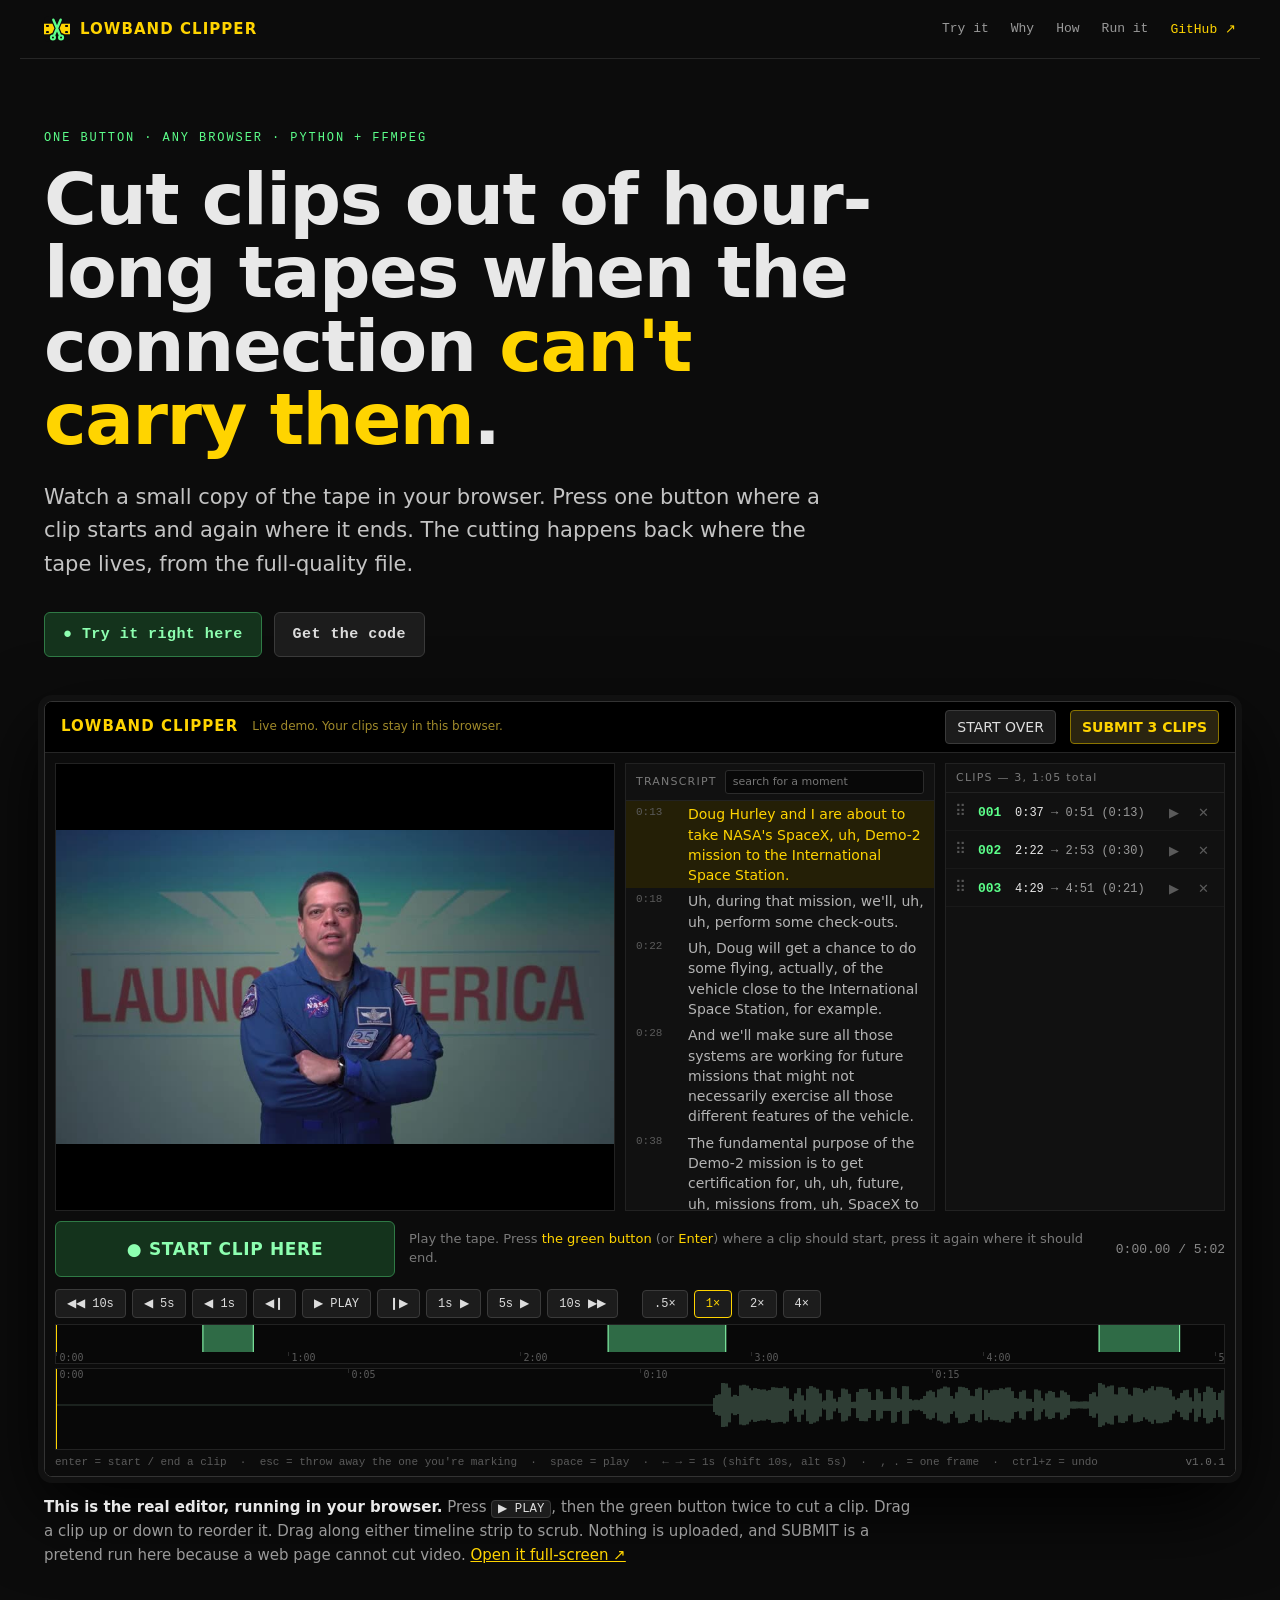
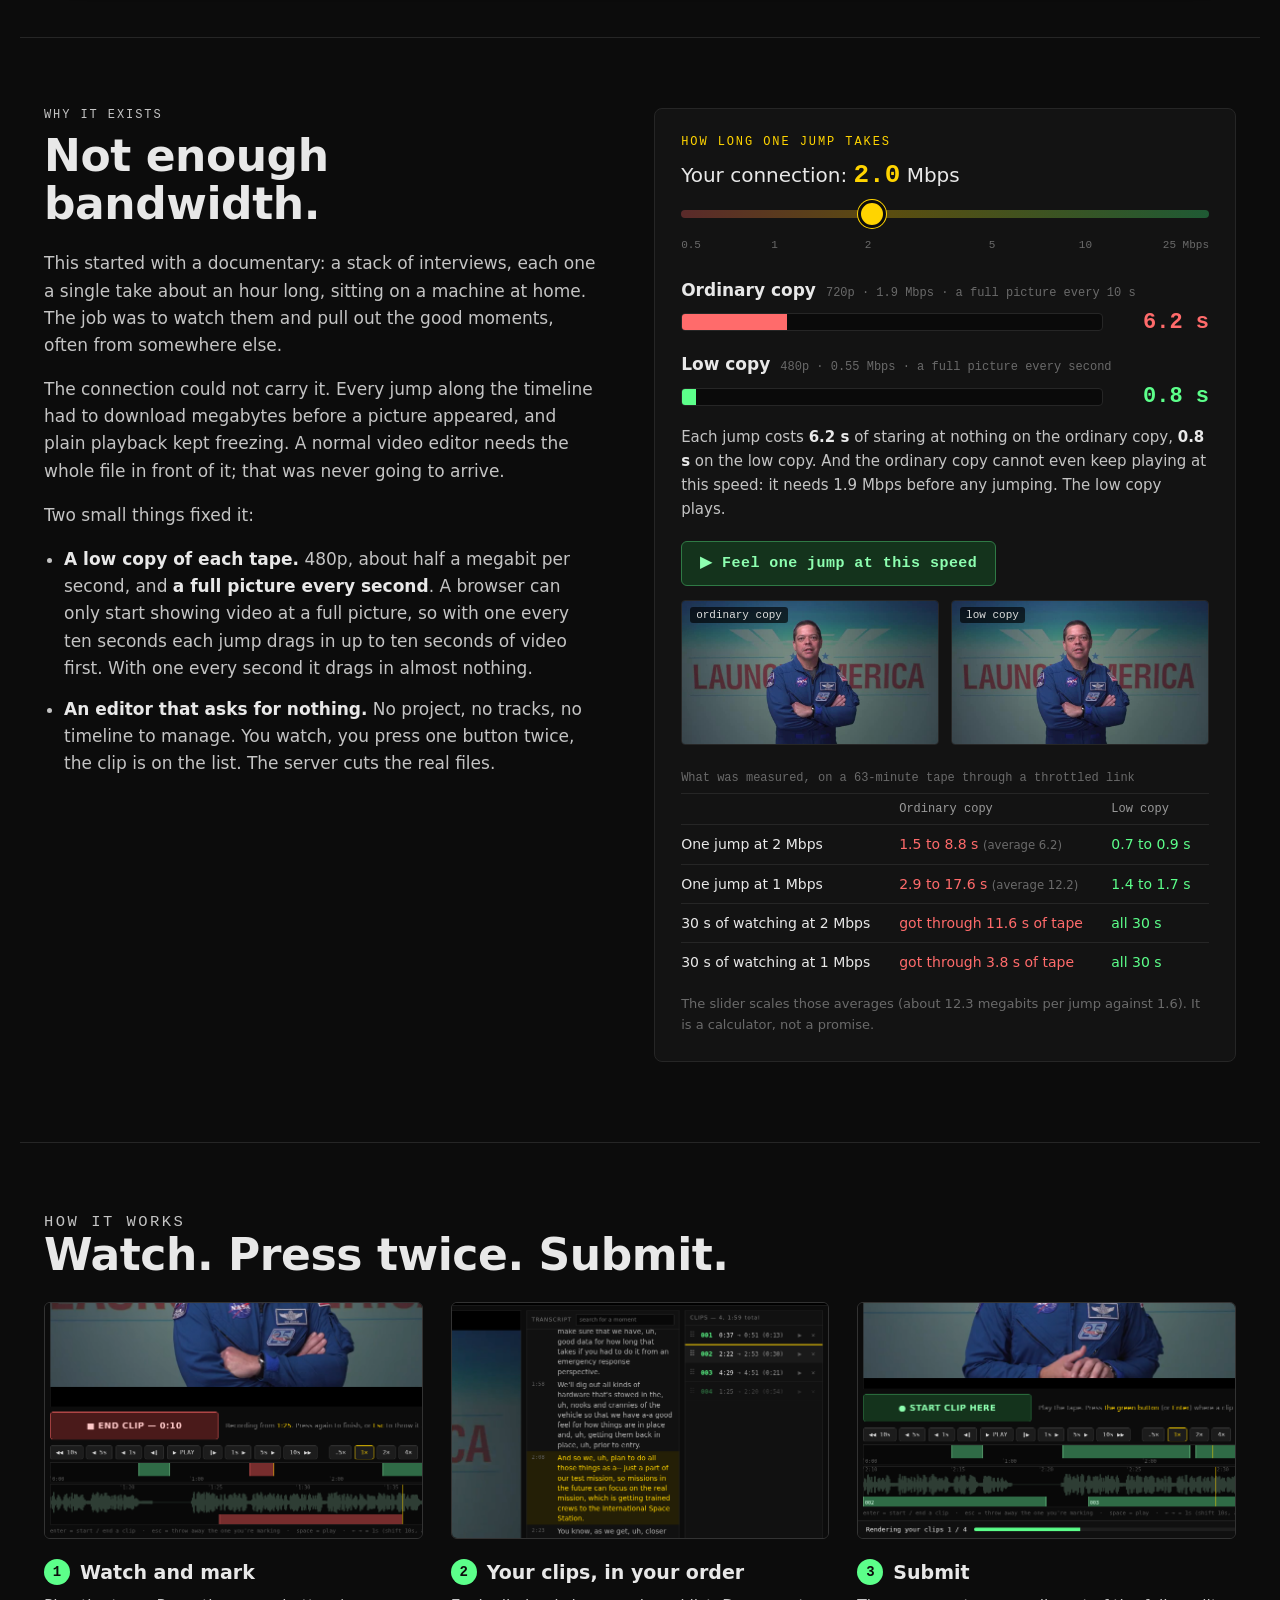
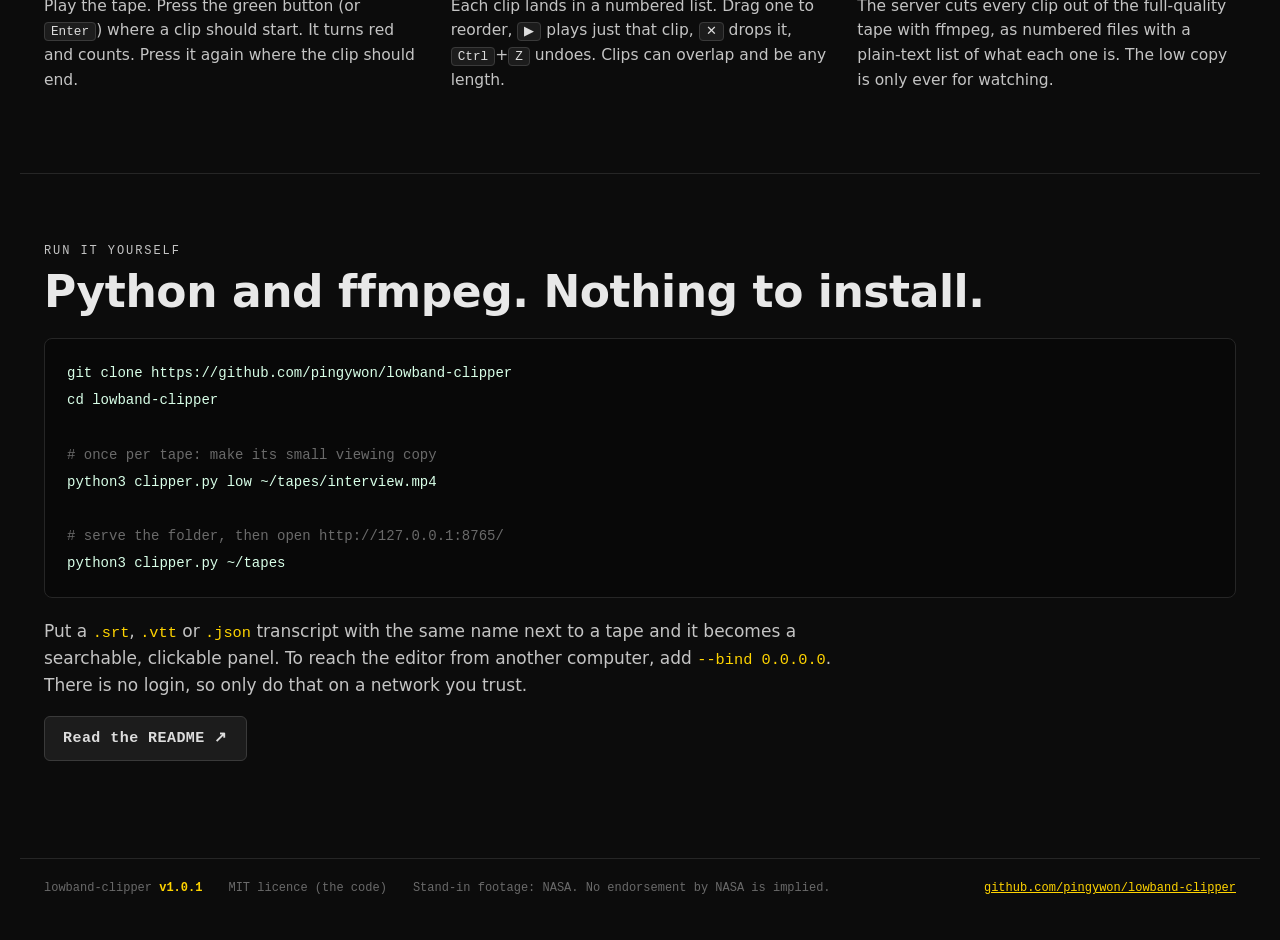
<file: docs/index.html>
<!doctype html>
<html lang="en"><head><meta charset="utf-8">
<title>lowband-clipper: cut clips from long tapes over a thin connection</title>
<meta name="viewport" content="width=device-width,initial-scale=1">
<meta name="description" content="A one-button clip cutter for hour-long tapes when there is not enough bandwidth to scrub them remotely. Watch a small copy in the browser; the cuts are made from the full-quality file.">
<link rel="icon" href="favicon.svg" type="image/svg+xml">
<link rel="stylesheet" href="site.css?v=1.0.1">
</head><body>

<header class="top">
 <a class="brand" href="index.html"><img src="favicon.svg" alt="" width="26" height="26"><b>LOWBAND CLIPPER</b></a>
 <nav><a href="#try">Try it</a><a href="#why">Why</a><a href="#how">How</a><a href="#run">Run it</a>
  <a class="gh" href="https://github.com/pingywon/lowband-clipper">GitHub ↗</a></nav>
</header>

<section class="hero">
 <p class="kicker">ONE BUTTON · ANY BROWSER · PYTHON + FFMPEG</p>
 <h1>Cut clips out of hour-long tapes when the connection <em>can't carry them</em>.</h1>
 <p class="lede">Watch a small copy of the tape in your browser. Press one button where a clip starts and again where it ends. The cutting happens back where the tape lives, from the full-quality file.</p>
 <p class="cta"><a class="btn go" href="#try">● Try it right here</a><a class="btn" href="https://github.com/pingywon/lowband-clipper">Get the code</a></p>
</section>

<section id="try" class="try">
 <div class="frame">
  <iframe id="demo" src="demo/index.html" title="Live demo of the lowband-clipper editor" loading="lazy" allow="autoplay; fullscreen"></iframe>
 </div>
 <a class="poster" href="demo/index.html"><img src="img/poster.jpg" alt="A still from the stand-in tape" width="854" height="480"><span>● Open the live editor</span></a>
 <p class="cap"><b>This is the real editor, running in your browser.</b> Press <kbd>▶ PLAY</kbd>, then the green button twice to cut a clip. Drag a clip up or down to reorder it. Drag along either timeline strip to scrub. Nothing is uploaded, and SUBMIT is a pretend run here because a web page cannot cut video.
  <a href="demo/index.html">Open it full-screen ↗</a></p>
</section>

<section id="why" class="why">
 <div class="words">
  <p class="label">WHY IT EXISTS</p>
  <h2>Not enough bandwidth.</h2>
  <p>This started with a documentary: a stack of interviews, each one a single take about an hour long, sitting on a machine at home. The job was to watch them and pull out the good moments, often from somewhere else.</p>
  <p>The connection could not carry it. Every jump along the timeline had to download megabytes before a picture appeared, and plain playback kept freezing. A normal video editor needs the whole file in front of it; that was never going to arrive.</p>
  <p>Two small things fixed it:</p>
  <ul>
   <li><b>A low copy of each tape.</b> 480p, about half a megabit per second, and <b>a full picture every second</b>. A browser can only start showing video at a full picture, so with one every ten seconds each jump drags in up to ten seconds of video first. With one every second it drags in almost nothing.</li>
   <li><b>An editor that asks for nothing.</b> No project, no tracks, no timeline to manage. You watch, you press one button twice, the clip is on the list. The server cuts the real files.</li>
  </ul>
 </div>

 <div class="meter" id="meter">
  <p class="label">HOW LONG ONE JUMP TAKES</p>
  <label for="speed">Your connection: <output id="mbps">2.0</output> Mbps</label>
  <input id="speed" type="range" min="0" max="1000" value="354" step="1" aria-label="connection speed">
  <div class="scale"><span style="left:0">0.5</span><span style="left:17.7%">1</span><span style="left:35.4%">2</span><span style="left:58.9%">5</span><span style="left:76.6%">10</span><span style="right:0">25 Mbps</span></div>

  <div class="lane bad">
   <div class="who"><b>Ordinary copy</b><span>720p · 1.9 Mbps · a full picture every 10 s</span></div>
   <div class="track"><i id="barA"></i></div>
   <div class="num"><output id="waitA">6.2</output> s</div>
  </div>
  <div class="lane good">
   <div class="who"><b>Low copy</b><span>480p · 0.55 Mbps · a full picture every second</span></div>
   <div class="track"><i id="barB"></i></div>
   <div class="num"><output id="waitB">0.8</output> s</div>
  </div>
  <p class="verdict" id="verdict"></p>

  <button id="jump" class="btn go">▶ Feel one jump at this speed</button>
  <div class="race" id="race">
   <div class="screen shown" id="scrA"><img src="img/poster.jpg" alt=""><i></i><span>ordinary copy</span></div>
   <div class="screen shown" id="scrB"><img src="img/poster.jpg" alt=""><i></i><span>low copy</span></div>
  </div>

  <table>
   <caption>What was measured, on a 63-minute tape through a throttled link</caption>
   <tr><th></th><th>Ordinary copy</th><th>Low copy</th></tr>
   <tr><td>One jump at 2 Mbps</td><td>1.5 to 8.8 s <small>(average 6.2)</small></td><td>0.7 to 0.9 s</td></tr>
   <tr><td>One jump at 1 Mbps</td><td>2.9 to 17.6 s <small>(average 12.2)</small></td><td>1.4 to 1.7 s</td></tr>
   <tr><td>30 s of watching at 2 Mbps</td><td>got through 11.6 s of tape</td><td>all 30 s</td></tr>
   <tr><td>30 s of watching at 1 Mbps</td><td>got through 3.8 s of tape</td><td>all 30 s</td></tr>
  </table>
  <p class="fine">The slider scales those averages (about 12.3 megabits per jump against 1.6). It is a calculator, not a promise.</p>
 </div>
</section>

<section id="how" class="how">
 <p class="label">HOW IT WORKS</p>
 <h2>Watch. Press twice. Submit.</h2>
 <ol>
  <li><img src="img/step-mark.png" alt="The editor while a clip is being marked: the button is red and counts the clip's length" loading="lazy" width="760" height="475">
   <h3><span>1</span> Watch and mark</h3>
   <p>Play the tape. Press the green button (or <kbd>Enter</kbd>) where a clip should start. It turns red and counts. Press it again where the clip should end.</p></li>
  <li><img src="img/step-reorder.png" alt="A clip being dragged to a new place in the list" loading="lazy" width="760" height="475">
   <h3><span>2</span> Your clips, in your order</h3>
   <p>Each clip lands in a numbered list. Drag one to reorder, <kbd>▶</kbd> plays just that clip, <kbd>✕</kbd> drops it, <kbd>Ctrl</kbd>+<kbd>Z</kbd> undoes. Clips can overlap and be any length.</p></li>
  <li><img src="img/step-submit.png" alt="The progress bar while the clips are rendered" loading="lazy" width="760" height="475">
   <h3><span>3</span> Submit</h3>
   <p>The server cuts every clip out of the full-quality tape with ffmpeg, as numbered files with a plain-text list of what each one is. The low copy is only ever for watching.</p></li>
 </ol>
</section>

<section id="run" class="run">
 <p class="label">RUN IT YOURSELF</p>
 <h2>Python and ffmpeg. Nothing to install.</h2>
<pre><code>git clone https://github.com/pingywon/lowband-clipper
cd lowband-clipper

<i># once per tape: make its small viewing copy</i>
python3 clipper.py low ~/tapes/interview.mp4

<i># serve the folder, then open http://127.0.0.1:8765/</i>
python3 clipper.py ~/tapes</code></pre>
 <p>Put a <code>.srt</code>, <code>.vtt</code> or <code>.json</code> transcript with the same name next to a tape and it becomes a searchable, clickable panel. To reach the editor from another computer, add <code>--bind 0.0.0.0</code>. There is no login, so only do that on a network you trust.</p>
 <p><a class="btn" href="https://github.com/pingywon/lowband-clipper#readme">Read the README ↗</a></p>
</section>

<footer>
 <span>lowband-clipper <b>v1.0.1</b></span>
 <span>MIT licence (the code)</span>
 <span>Stand-in footage: NASA. No endorsement by NASA is implied.</span>
 <a href="https://github.com/pingywon/lowband-clipper">github.com/pingywon/lowband-clipper</a>
</footer>

<script src="site.js?v=1.0.1"></script>
</body></html>
</file>
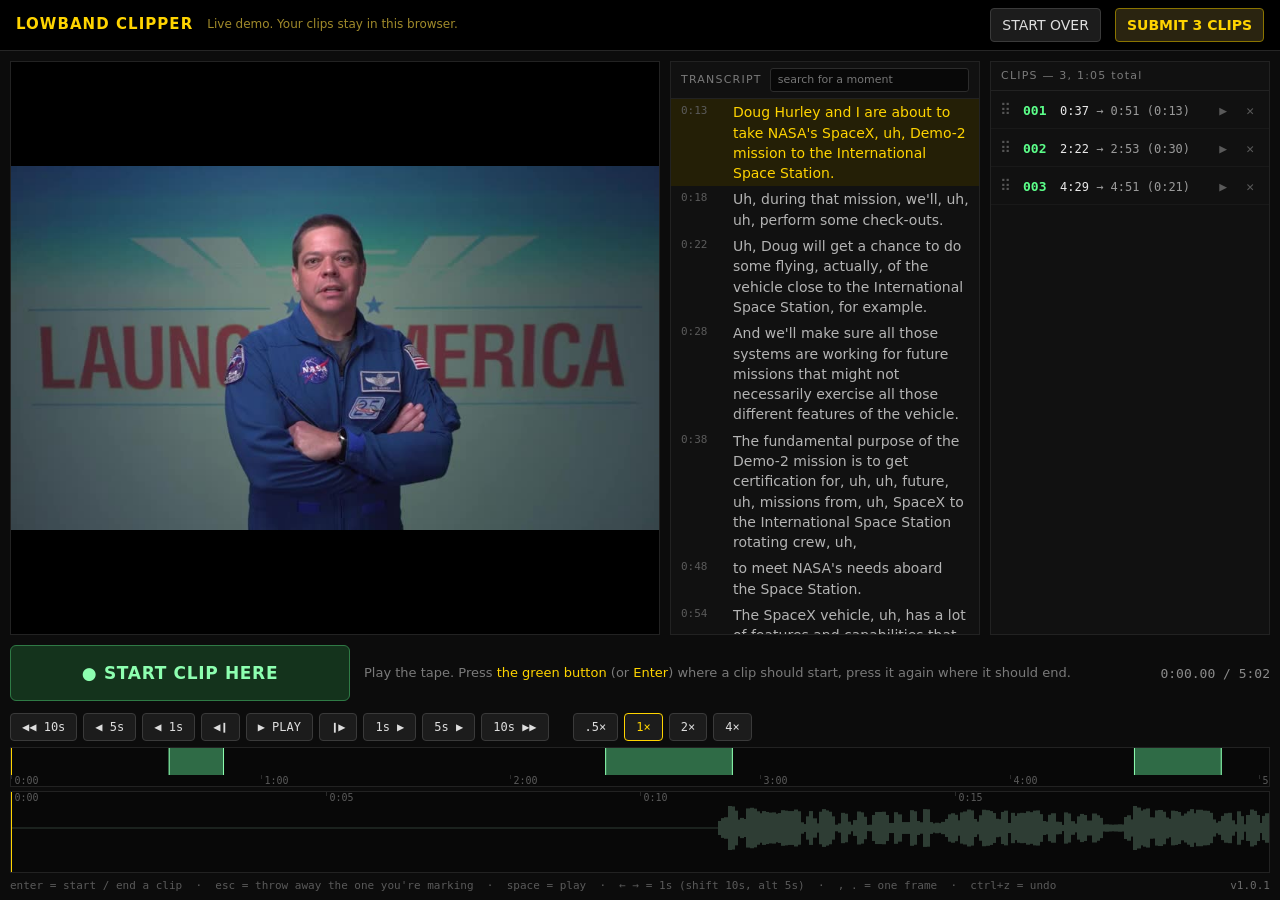
<file: docs/demo/index.html>
<!doctype html>
<html lang="en"><head><meta charset="utf-8">
<title>lowband-clipper</title>
<meta name="viewport" content="width=device-width,initial-scale=1">
<link rel="icon" href="favicon.svg" type="image/svg+xml">
<link rel="stylesheet" href="editor.css?v=1.0.1">
</head><body>
<div id="bar"><a id="home" href="./"><b>LOWBAND CLIPPER</b></a>
 <select id="pick" hidden aria-label="tape"></select>
 <span id="lowmsg"></span>
 <span id="saved"></span>
 <button id="again" hidden>START OVER</button>
 <button id="submit" disabled>SUBMIT</button></div>

<div id="main">
 <div id="vwrap"><video id="v" preload="metadata" playsinline disableremoteplayback></video></div>
 <div class="pane" id="plines"><div class="ph">TRANSCRIPT<input id="q" placeholder="search for a moment" aria-label="search the transcript"></div>
   <div class="scroll" id="lines"></div></div>
 <div class="pane" id="pclips"><div class="ph" id="chead">CLIPS</div><div class="scroll" id="clips"></div></div>
</div>

<div id="act">
 <button id="mark">●  START CLIP HERE</button>
 <span id="hint"></span>
 <span id="clock"></span>
</div>

<div id="trans">
 <button data-nudge="-10">◀◀ 10s</button><button data-nudge="-5">◀ 5s</button><button data-nudge="-1">◀ 1s</button>
 <button data-nudge="-f" title="one frame back">◀❙</button><button id="play">▶ PLAY</button><button data-nudge="f" title="one frame on">❙▶</button>
 <button data-nudge="1">1s ▶</button><button data-nudge="5">5s ▶</button><button data-nudge="10">10s ▶▶</button>
 <span class="gap"></span>
 <button data-rate="0.5">.5×</button><button data-rate="1" class="on">1×</button>
 <button data-rate="2">2×</button><button data-rate="4">4×</button>
</div>

<div id="tl"><canvas id="ov"></canvas><canvas id="det"></canvas></div>
<div id="keys"><span class="k">enter = start / end a clip &nbsp;·&nbsp; esc = throw away the one you're marking &nbsp;·&nbsp; space = play &nbsp;·&nbsp; ← → = 1s (shift 10s, alt 5s) &nbsp;·&nbsp; , . = one frame &nbsp;·&nbsp; ctrl+z = undo</span><span id="ver">v1.0.1</span></div>

<div id="job"><span id="jt"></span><span class="bar"><i id="jb"></i></span><span id="jl"></span>
 <button id="go">RENDER</button><button id="no">CANCEL</button><button id="jx" title="hide this bar">✕</button></div>

<script src="model.js?v=1.0.1"></script>
<script src="backend-demo.js?v=1.0.1"></script>
<script src="editor.js?v=1.0.1"></script>
</body></html>
</file>
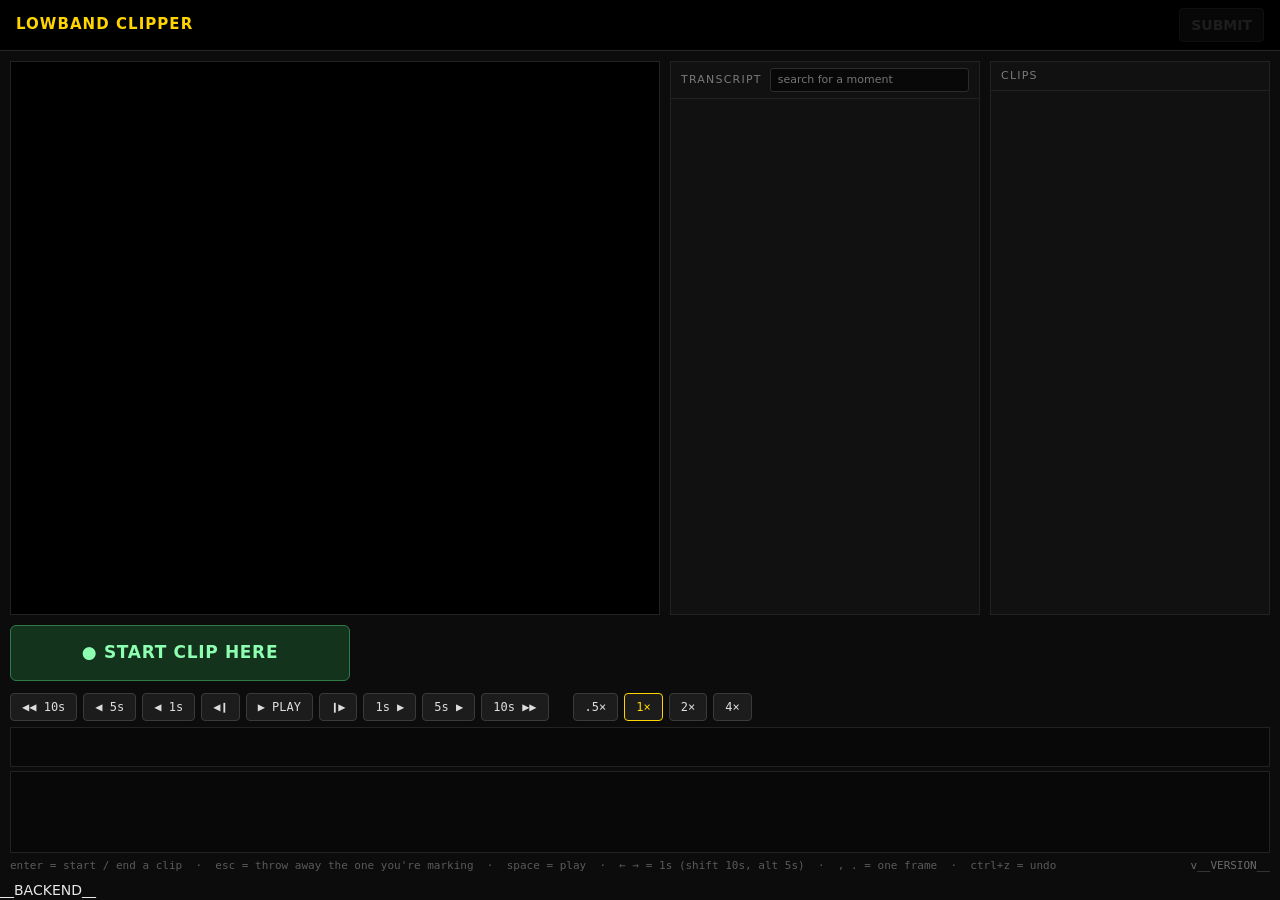
<file: web/editor.html>
<!doctype html>
<html lang="en"><head><meta charset="utf-8">
<title>lowband-clipper</title>
<meta name="viewport" content="width=device-width,initial-scale=1">
<link rel="icon" href="favicon.svg" type="image/svg+xml">
<link rel="stylesheet" href="editor.css?v=__VERSION__">
</head><body>
<div id="bar"><a id="home" href="./"><b>LOWBAND CLIPPER</b></a>
 <select id="pick" hidden aria-label="tape"></select>
 <span id="lowmsg"></span>
 <span id="saved"></span>
 <button id="again" hidden>START OVER</button>
 <button id="submit" disabled>SUBMIT</button></div>

<div id="main">
 <div id="vwrap"><video id="v" preload="metadata" playsinline disableremoteplayback></video></div>
 <div class="pane" id="plines"><div class="ph">TRANSCRIPT<input id="q" placeholder="search for a moment" aria-label="search the transcript"></div>
   <div class="scroll" id="lines"></div></div>
 <div class="pane" id="pclips"><div class="ph" id="chead">CLIPS</div><div class="scroll" id="clips"></div></div>
</div>

<div id="act">
 <button id="mark">●  START CLIP HERE</button>
 <span id="hint"></span>
 <span id="clock"></span>
</div>

<div id="trans">
 <button data-nudge="-10">◀◀ 10s</button><button data-nudge="-5">◀ 5s</button><button data-nudge="-1">◀ 1s</button>
 <button data-nudge="-f" title="one frame back">◀❙</button><button id="play">▶ PLAY</button><button data-nudge="f" title="one frame on">❙▶</button>
 <button data-nudge="1">1s ▶</button><button data-nudge="5">5s ▶</button><button data-nudge="10">10s ▶▶</button>
 <span class="gap"></span>
 <button data-rate="0.5">.5×</button><button data-rate="1" class="on">1×</button>
 <button data-rate="2">2×</button><button data-rate="4">4×</button>
</div>

<div id="tl"><canvas id="ov"></canvas><canvas id="det"></canvas></div>
<div id="keys"><span class="k">enter = start / end a clip &nbsp;·&nbsp; esc = throw away the one you're marking &nbsp;·&nbsp; space = play &nbsp;·&nbsp; ← → = 1s (shift 10s, alt 5s) &nbsp;·&nbsp; , . = one frame &nbsp;·&nbsp; ctrl+z = undo</span><span id="ver">v__VERSION__</span></div>

<div id="job"><span id="jt"></span><span class="bar"><i id="jb"></i></span><span id="jl"></span>
 <button id="go">RENDER</button><button id="no">CANCEL</button><button id="jx" title="hide this bar">✕</button></div>

__BACKEND__
<script src="editor.js?v=__VERSION__"></script>
</body></html>
</file>
<file: docs/site.css>
:root{--bg:#0c0c0c;--panel:#131313;--line:#262626;--ink:#e8e8e8;--dim:#9a9a9a;--faint:#6a6a6a;
  --yellow:#ffd400;--green:#5cff8a;--green-d:#14331c;--red:#ff6b6b;
  --mono:ui-monospace,Menlo,Consolas,"Liberation Mono",monospace}
*{box-sizing:border-box}
html{scroll-behavior:smooth}
body{margin:0;background:var(--bg);color:var(--ink);font:17px/1.6 system-ui,"Segoe UI",Roboto,Helvetica,Arial,sans-serif;overflow-x:hidden}
a{color:var(--yellow)}
img{max-width:100%;height:auto;display:block}
kbd{font:.82em var(--mono);background:#1c1c1c;border:1px solid #3a3a3a;border-radius:4px;padding:1px 6px;color:#ddd;white-space:nowrap}
code{font:.9em var(--mono);color:var(--yellow)}
section,header.top,footer{max-width:1240px;margin:0 auto;padding-left:24px;padding-right:24px}
h2{font-size:clamp(28px,4vw,44px);line-height:1.1;margin:0 0 22px;letter-spacing:-.01em}
.label{font:12px var(--mono);letter-spacing:.16em;color:var(--yellow);margin:0 0 10px}

header.top{display:flex;align-items:center;gap:20px;padding-top:16px;padding-bottom:16px;border-bottom:1px solid var(--line)}
.brand{display:flex;align-items:center;gap:10px;text-decoration:none}
.brand b{color:var(--yellow);letter-spacing:.07em;font-size:15px;white-space:nowrap}
nav{margin-left:auto;display:flex;gap:22px;font:13px var(--mono)}
nav a{color:var(--dim);text-decoration:none}
nav a:hover,nav a.gh{color:var(--yellow)}

.hero{padding-top:72px;padding-bottom:44px}
.kicker{font:12px var(--mono);letter-spacing:.16em;color:var(--green);margin:0 0 18px}
h1{font-size:clamp(34px,6vw,72px);line-height:1.02;letter-spacing:-.02em;margin:0 0 24px;max-width:17ch;font-weight:700}
h1 em{font-style:normal;color:var(--yellow)}
.lede{font-size:clamp(17px,2vw,21px);color:#c4c4c4;max-width:60ch;margin:0 0 30px}
.cta{display:flex;gap:12px;flex-wrap:wrap;margin:0}
.btn{display:inline-block;font:600 15px/1 var(--mono);letter-spacing:.03em;text-decoration:none;color:#ddd;background:#1c1c1c;
  border:1px solid #3a3a3a;border-radius:6px;padding:14px 18px;cursor:pointer}
.btn:hover{border-color:var(--yellow);color:#fff}
.btn.go{background:var(--green-d);border-color:#2f7a45;color:#8dffb0}
.btn.go:hover{background:#1a4526;border-color:var(--green);color:#bfffd2}

.try{padding-bottom:70px}
.frame{border:1px solid #333;border-radius:8px;overflow:hidden;background:#000;box-shadow:0 0 0 6px #111,0 30px 80px #000}
.frame iframe{display:block;width:100%;height:min(780px,86vh);border:0}
.poster{display:none;position:relative;border:1px solid #333;border-radius:8px;overflow:hidden;text-decoration:none}
.poster span{position:absolute;left:50%;top:50%;transform:translate(-50%,-50%);font:600 16px/1 var(--mono);white-space:nowrap;
  background:var(--green-d);border:1px solid #2f7a45;color:#8dffb0;border-radius:6px;padding:16px 20px}
.cap{color:var(--dim);font-size:15px;max-width:92ch;margin:18px 0 0}
.cap b{color:var(--ink)}

.why{display:grid;grid-template-columns:minmax(0,1fr) minmax(0,1.05fr);gap:56px;padding-top:70px;padding-bottom:80px;border-top:1px solid var(--line)}
.words p,.words li{color:#c4c4c4}
.words ul{padding-left:20px;margin:0}
.words li{margin-bottom:14px}
.words b{color:var(--ink)}

.meter{background:var(--panel);border:1px solid var(--line);border-radius:8px;padding:26px;align-self:start}
.meter label{display:block;font-size:20px;margin-bottom:6px}
.meter label output{color:var(--yellow);font:600 26px var(--mono)}
input[type=range]{-webkit-appearance:none;appearance:none;width:100%;height:34px;background:transparent;margin:0;cursor:pointer}
input[type=range]::-webkit-slider-runnable-track{height:8px;border-radius:4px;background:linear-gradient(90deg,#5a2a2a,#5a4d10 40%,#1f5a34)}
input[type=range]::-moz-range-track{height:8px;border-radius:4px;background:linear-gradient(90deg,#5a2a2a,#5a4d10 40%,#1f5a34)}
input[type=range]::-webkit-slider-thumb{-webkit-appearance:none;width:28px;height:28px;border-radius:50%;background:var(--yellow);border:3px solid #0c0c0c;margin-top:-10px;box-shadow:0 0 0 1px var(--yellow)}
input[type=range]::-moz-range-thumb{width:22px;height:22px;border-radius:50%;background:var(--yellow);border:3px solid #0c0c0c;box-shadow:0 0 0 1px var(--yellow)}
.scale{position:relative;height:16px;font:11px var(--mono);color:var(--faint);margin:0 0 22px}
.scale span{position:absolute;top:0}
.scale span[style*="%"]{transform:translateX(-50%)}

.lane{display:grid;grid-template-columns:minmax(0,1fr) 92px;gap:6px 14px;align-items:center;margin-bottom:16px}
.who{grid-column:1/-1;display:flex;gap:10px;align-items:baseline;flex-wrap:wrap}
.who span{font:12px var(--mono);color:var(--faint)}
.track{height:18px;background:#0a0a0a;border:1px solid var(--line);border-radius:4px;overflow:hidden}
.track i{display:block;height:100%;width:0;transition:width .15s}
.bad .track i{background:var(--red)} .good .track i{background:var(--green)}
.num{font:600 22px var(--mono);text-align:right;white-space:nowrap}
.bad .num{color:var(--red)} .good .num{color:var(--green)}
.verdict{font-size:15px;color:#c4c4c4;margin:4px 0 20px;min-height:3.2em}
.verdict b{color:var(--ink)}

.race{display:grid;grid-template-columns:1fr 1fr;gap:12px;margin-top:14px}
.screen{position:relative;aspect-ratio:16/9;background:#000;border:1px solid var(--line);border-radius:4px;overflow:hidden}
.screen img{width:100%;height:100%;object-fit:cover;opacity:0}
.screen.shown img{opacity:1}
.screen i{position:absolute;left:0;bottom:0;height:5px;width:0;background:var(--red);z-index:1}
#scrB i{background:var(--green)}
.screen span{position:absolute;left:8px;top:6px;font:11px var(--mono);color:#ddd;background:#000a;padding:2px 6px;border-radius:3px}
.screen::after{content:"waiting for a picture…";position:absolute;inset:0;display:flex;align-items:center;justify-content:center;font:12px var(--mono);color:var(--faint)}
.screen.shown::after{content:none}

table{width:100%;border-collapse:collapse;margin-top:26px;font-size:14px}
caption{text-align:left;font:12px var(--mono);color:var(--faint);padding-bottom:8px}
th,td{text-align:left;padding:8px 10px 8px 0;border-top:1px solid var(--line);vertical-align:top}
th{font:12px var(--mono);color:var(--dim);font-weight:400}
td:nth-child(2){color:var(--red)} td:nth-child(3){color:var(--green)}
td small{color:var(--faint)}
.fine{font-size:13px;color:var(--faint);margin:12px 0 0}

.how{padding-top:70px;padding-bottom:80px;border-top:1px solid var(--line)}
.how ol{list-style:none;margin:0;padding:0;display:grid;grid-template-columns:repeat(3,minmax(0,1fr));gap:28px}
.how img{border:1px solid #333;border-radius:6px;width:100%}
.how h3{font-size:19px;margin:18px 0 6px;display:flex;align-items:center;gap:10px}
.how h3 span{font:600 14px var(--mono);color:#0c0c0c;background:var(--green);border-radius:50%;width:26px;height:26px;display:inline-flex;align-items:center;justify-content:center;flex:none}
.how p{color:#c4c4c4;font-size:15.5px;margin:0}

.run{padding-top:70px;padding-bottom:80px;border-top:1px solid var(--line)}
.run p{color:#c4c4c4;max-width:76ch}
pre{background:#080808;border:1px solid var(--line);border-radius:8px;padding:20px 22px;overflow-x:auto;margin:0 0 20px;max-width:100%}
pre code{color:#d8ffe8;font:14px/1.7 var(--mono)}
pre i{color:var(--faint);font-style:normal}

footer{display:flex;gap:10px 26px;flex-wrap:wrap;padding-top:22px;padding-bottom:40px;border-top:1px solid var(--line);font:12px var(--mono);color:var(--faint)}
footer b{color:var(--yellow)}
footer a{margin-left:auto}

@media (max-width:900px){
  body{font-size:16px}
  section,header.top,footer{padding-left:16px;padding-right:16px}
  nav a:not(.gh){display:none}
  .hero{padding-top:44px;padding-bottom:32px}
  .frame{display:none}
  .poster{display:block}
  .try{padding-bottom:50px}
  .why{grid-template-columns:minmax(0,1fr);gap:34px;padding-top:50px;padding-bottom:56px}
  .meter{padding:18px}
  .how ol{grid-template-columns:minmax(0,1fr)}
  .how,.run{padding-top:50px;padding-bottom:56px}
  footer a{margin-left:0}
  .btn{padding:15px 18px}
}
</file>
<file: docs/demo/editor.css>
*{box-sizing:border-box}
html,body{height:100%}
body{margin:0;background:#0c0c0c;color:#e8e8e8;font:14px/1.45 system-ui,"Segoe UI",Roboto,sans-serif;
  display:flex;flex-direction:column;height:100vh;height:100dvh;overflow:hidden}
body.dragging{user-select:none;-webkit-user-select:none;cursor:grabbing}

#bar{flex:none;display:flex;align-items:center;gap:14px;padding:8px 16px;background:#000;border-bottom:1px solid #262626;min-height:46px}
#bar a{text-decoration:none}
#bar b{font-size:15px;letter-spacing:.07em;color:#ffd400;white-space:nowrap}
#bar select{background:#171717;color:#e8e8e8;border:1px solid #3a3a3a;border-radius:4px;padding:4px 7px;font:inherit;max-width:40vw}
#lowmsg{color:#a08a2a;font-size:12px;min-width:0;overflow:hidden;text-overflow:ellipsis;white-space:nowrap}
#saved{color:#6a6a6a;font-size:12px;margin-left:auto;white-space:nowrap}
#saved.on{color:#5cff8a}
button{background:#1c1c1c;color:#ddd;border:1px solid #3a3a3a;border-radius:4px;padding:6px 11px;font:inherit;cursor:pointer}
button:hover:not(:disabled){border-color:#ffd400;color:#fff}
button:disabled{opacity:.35;cursor:default}
button.on{border-color:#ffd400;color:#ffd400}
[hidden]{display:none!important}
#submit{background:#2a2410;border-color:#8a7400;color:#ffd400;font-weight:600;white-space:nowrap}
#submit:disabled{background:#151515;border-color:#2c2c2c;color:#555}

#main{flex:1;min-height:0;display:grid;grid-template-columns:1fr 310px 280px;grid-template-rows:minmax(0,1fr);gap:10px;padding:10px}
#vwrap{background:#000;border:1px solid #222;display:flex;align-items:center;justify-content:center;min-width:0;min-height:0;overflow:hidden}
video{width:100%;height:100%;object-fit:contain;background:#000;display:block}
.pane{background:#111;border:1px solid #222;display:flex;flex-direction:column;min-height:0;min-width:0}
.ph{padding:6px 10px;border-bottom:1px solid #222;color:#7a7a7a;font-size:11px;letter-spacing:.11em;display:flex;gap:8px;align-items:center}
.ph input{flex:1;background:#080808;border:1px solid #2c2c2c;color:#ddd;border-radius:3px;padding:3px 7px;font:inherit;min-width:0}
.scroll{overflow-y:auto;flex:1;min-height:0;position:relative}
.ln{padding:3px 10px;cursor:pointer;color:#b4b4b4;display:flex;gap:8px}
.ln:hover{background:#1a1a1a}
.ln.now{background:#241f06;color:#ffd400}
.ln.q{color:#6d6d6d;font-style:italic}
.ln time{color:#5a5a5a;font:11px ui-monospace,Menlo,Consolas,monospace;flex:0 0 44px;padding-top:2px}
.none{padding:22px 14px;color:#666;font-size:13px;line-height:1.6;margin:0}

.clip{display:flex;align-items:center;gap:7px;padding:6px 9px 6px 4px;font:13px ui-monospace,Menlo,Consolas,monospace;
  color:#d2d2d2;border-bottom:1px solid #191919;border-top:2px solid transparent;cursor:grab;user-select:none;-webkit-user-select:none}
.clip:hover{background:#1a1a1a}
.clip.now{background:#12240f}
.clip.drag{opacity:.35}
.clip.before{border-top-color:#ffd400}
.clip.after{border-bottom:2px solid #ffd400}
.clip .grip{color:#555;font-weight:400;padding:4px 5px;cursor:grab;touch-action:none;font-size:15px;line-height:1}
.clip:hover .grip{color:#9a9a9a}
.clip i{color:#5cff8a;font-style:normal;flex:0 0 30px;font-weight:600}
.clip s{text-decoration:none;flex:1;color:#9a9a9a;font-size:12px;white-space:nowrap;overflow:hidden;text-overflow:ellipsis}
.clip s u{color:#e8e8e8;text-decoration:none}
.clip em{font-style:normal;color:#5a5a5a;cursor:pointer;padding:2px 6px;border-radius:3px}
.clip em:hover{color:#fff;background:#2a2a2a}
.clip em.x:hover{color:#ff6b6b}

#act{flex:none;display:flex;align-items:center;gap:14px;padding:0 10px 8px}
#mark{flex:0 0 340px;height:56px;font-size:17px;font-weight:600;letter-spacing:.04em;
  background:#14331c;border:1px solid #2f7a45;color:#8dffb0;border-radius:6px}
#mark:hover{background:#1a4526;border-color:#5cff8a;color:#bfffd2}
#mark.rec{background:#3a1414;border-color:#a33;color:#ff9a9a;animation:pulse 1.4s ease-in-out infinite}
#mark.rec:hover{background:#4a1a1a;border-color:#ff6b6b;color:#ffc9c9}
@keyframes pulse{0%,100%{border-color:#a33}50%{border-color:#ff6b6b}}
#hint{color:#7a7a7a;font-size:13px;flex:1;min-width:0}
#hint b{color:#ffd400;font-weight:400}
#clock{color:#8a8a8a;font:13px ui-monospace,Menlo,Consolas,monospace;white-space:nowrap}

#trans{flex:none;display:flex;align-items:center;gap:6px;padding:4px 10px 6px;font:12px ui-monospace,Menlo,Consolas,monospace;flex-wrap:wrap}
#trans button{font:inherit}
#trans .gap{width:12px}
#tl{flex:none;padding:0 10px 6px}
#det,#ov{display:block;width:100%;background:#080808;border:1px solid #222;cursor:crosshair;touch-action:none}
#ov{height:40px;margin-bottom:4px}
#det{height:82px}
#keys{flex:none;padding:0 10px 8px;color:#5a5a5a;font:11px ui-monospace,Menlo,Consolas,monospace;display:flex;gap:10px}
#keys .k{flex:1;min-width:0}
#ver{color:#6a6a6a;white-space:nowrap}

#job{flex:none;display:none;align-items:center;gap:14px;background:#101010;border-top:1px solid #3a3a3a;
  padding:10px 16px;font:13px ui-monospace,Menlo,Consolas,monospace}
#job.on{display:flex}
#job .bar{flex:1;height:7px;background:#1e1e1e;border-radius:4px;overflow:hidden;min-width:40px}
#job .bar i{display:block;height:100%;background:#5cff8a;width:0;transition:width .3s}
#jl{color:#9a9a9a;min-width:0;overflow:hidden;text-overflow:ellipsis;white-space:nowrap}
#job.done{border-color:#2f7a45}
#job.failed{border-color:#a33;color:#ff9a9a}
#go,#no,#jx{display:none}
#job.ask .bar{visibility:hidden}
#job.ask #go,#job.ask #no,#job.done #jx,#job.failed #jx{display:inline-block}
#go{background:#14331c;border-color:#2f7a45;color:#8dffb0;font-weight:600}

/* picker */
body.picker{display:block;height:auto;overflow:auto}
h1{font-size:16px;margin:0;padding:12px 18px;border-bottom:1px solid #262626;background:#000;color:#ffd400;letter-spacing:.07em}
h1 span{color:#6a6a6a;font-weight:400;font-size:12px;margin-left:10px;letter-spacing:0}
#cards{display:grid;grid-template-columns:repeat(auto-fill,minmax(280px,1fr));gap:13px;padding:18px}
.card{display:block;background:#151515;border:1px solid #292929;border-radius:6px;padding:14px 16px;color:inherit;text-decoration:none}
.card:hover{border-color:#ffd400}
.card h2{margin:0 0 5px;font-size:16px;color:#fff;overflow-wrap:anywhere}
.card p{margin:2px 0;color:#9a9a9a;font:12px ui-monospace,Menlo,Consolas,monospace}
.card .rdy{color:#5cff8a}
.card .warn{color:#a08a2a}
#empty{padding:40px;text-align:center;color:#7a7a7a;line-height:1.7}
#empty code{color:#ffd400}
.foot{padding:4px 18px 18px;color:#5a5a5a;font:11px ui-monospace,Menlo,Consolas,monospace}

/* narrow screens: one column, video first, the button right under it */
@media (max-width:900px){
  body{height:auto;min-height:100vh;min-height:100dvh;overflow:auto}
  #bar{position:sticky;top:0;z-index:5;gap:6px 10px;padding:8px 10px;flex-wrap:wrap}
  #bar b{font-size:13px}
  #saved:empty{display:none}
  #again{margin-left:auto}
  #saved:not(:empty)+#again{margin-left:0}
  #lowmsg{display:none}
  #main{display:contents}
  #vwrap{order:1;aspect-ratio:16/9;margin:8px 8px 0;flex:none}
  #act{order:2;flex-direction:column;align-items:stretch;gap:6px;padding:8px}
  #mark{flex:none;width:100%}
  #clock{align-self:flex-end}
  #trans{order:3;padding:0 8px 6px}
  #trans button{padding:8px 10px}
  #tl{order:4;padding:0 8px 6px}
  #pclips{order:5;margin:0 8px;flex:none;max-height:50vh}
  #plines{order:6;margin:8px;flex:none;height:50vh}
  #keys{order:7}
  #keys .k{visibility:hidden;height:0}
  #job{order:8;position:sticky;bottom:0;flex-wrap:wrap}
  .clip{padding:9px 9px 9px 4px}
  .clip .grip{padding:8px 9px;font-size:18px}
  .clip em{padding:6px 10px}
}
</file>
<file: web/editor.css>
*{box-sizing:border-box}
html,body{height:100%}
body{margin:0;background:#0c0c0c;color:#e8e8e8;font:14px/1.45 system-ui,"Segoe UI",Roboto,sans-serif;
  display:flex;flex-direction:column;height:100vh;height:100dvh;overflow:hidden}
body.dragging{user-select:none;-webkit-user-select:none;cursor:grabbing}

#bar{flex:none;display:flex;align-items:center;gap:14px;padding:8px 16px;background:#000;border-bottom:1px solid #262626;min-height:46px}
#bar a{text-decoration:none}
#bar b{font-size:15px;letter-spacing:.07em;color:#ffd400;white-space:nowrap}
#bar select{background:#171717;color:#e8e8e8;border:1px solid #3a3a3a;border-radius:4px;padding:4px 7px;font:inherit;max-width:40vw}
#lowmsg{color:#a08a2a;font-size:12px;min-width:0;overflow:hidden;text-overflow:ellipsis;white-space:nowrap}
#saved{color:#6a6a6a;font-size:12px;margin-left:auto;white-space:nowrap}
#saved.on{color:#5cff8a}
button{background:#1c1c1c;color:#ddd;border:1px solid #3a3a3a;border-radius:4px;padding:6px 11px;font:inherit;cursor:pointer}
button:hover:not(:disabled){border-color:#ffd400;color:#fff}
button:disabled{opacity:.35;cursor:default}
button.on{border-color:#ffd400;color:#ffd400}
[hidden]{display:none!important}
#submit{background:#2a2410;border-color:#8a7400;color:#ffd400;font-weight:600;white-space:nowrap}
#submit:disabled{background:#151515;border-color:#2c2c2c;color:#555}

#main{flex:1;min-height:0;display:grid;grid-template-columns:1fr 310px 280px;grid-template-rows:minmax(0,1fr);gap:10px;padding:10px}
#vwrap{background:#000;border:1px solid #222;display:flex;align-items:center;justify-content:center;min-width:0;min-height:0;overflow:hidden}
video{width:100%;height:100%;object-fit:contain;background:#000;display:block}
.pane{background:#111;border:1px solid #222;display:flex;flex-direction:column;min-height:0;min-width:0}
.ph{padding:6px 10px;border-bottom:1px solid #222;color:#7a7a7a;font-size:11px;letter-spacing:.11em;display:flex;gap:8px;align-items:center}
.ph input{flex:1;background:#080808;border:1px solid #2c2c2c;color:#ddd;border-radius:3px;padding:3px 7px;font:inherit;min-width:0}
.scroll{overflow-y:auto;flex:1;min-height:0;position:relative}
.ln{padding:3px 10px;cursor:pointer;color:#b4b4b4;display:flex;gap:8px}
.ln:hover{background:#1a1a1a}
.ln.now{background:#241f06;color:#ffd400}
.ln.q{color:#6d6d6d;font-style:italic}
.ln time{color:#5a5a5a;font:11px ui-monospace,Menlo,Consolas,monospace;flex:0 0 44px;padding-top:2px}
.none{padding:22px 14px;color:#666;font-size:13px;line-height:1.6;margin:0}

.clip{display:flex;align-items:center;gap:7px;padding:6px 9px 6px 4px;font:13px ui-monospace,Menlo,Consolas,monospace;
  color:#d2d2d2;border-bottom:1px solid #191919;border-top:2px solid transparent;cursor:grab;user-select:none;-webkit-user-select:none}
.clip:hover{background:#1a1a1a}
.clip.now{background:#12240f}
.clip.drag{opacity:.35}
.clip.before{border-top-color:#ffd400}
.clip.after{border-bottom:2px solid #ffd400}
.clip .grip{color:#555;font-weight:400;padding:4px 5px;cursor:grab;touch-action:none;font-size:15px;line-height:1}
.clip:hover .grip{color:#9a9a9a}
.clip i{color:#5cff8a;font-style:normal;flex:0 0 30px;font-weight:600}
.clip s{text-decoration:none;flex:1;color:#9a9a9a;font-size:12px;white-space:nowrap;overflow:hidden;text-overflow:ellipsis}
.clip s u{color:#e8e8e8;text-decoration:none}
.clip em{font-style:normal;color:#5a5a5a;cursor:pointer;padding:2px 6px;border-radius:3px}
.clip em:hover{color:#fff;background:#2a2a2a}
.clip em.x:hover{color:#ff6b6b}

#act{flex:none;display:flex;align-items:center;gap:14px;padding:0 10px 8px}
#mark{flex:0 0 340px;height:56px;font-size:17px;font-weight:600;letter-spacing:.04em;
  background:#14331c;border:1px solid #2f7a45;color:#8dffb0;border-radius:6px}
#mark:hover{background:#1a4526;border-color:#5cff8a;color:#bfffd2}
#mark.rec{background:#3a1414;border-color:#a33;color:#ff9a9a;animation:pulse 1.4s ease-in-out infinite}
#mark.rec:hover{background:#4a1a1a;border-color:#ff6b6b;color:#ffc9c9}
@keyframes pulse{0%,100%{border-color:#a33}50%{border-color:#ff6b6b}}
#hint{color:#7a7a7a;font-size:13px;flex:1;min-width:0}
#hint b{color:#ffd400;font-weight:400}
#clock{color:#8a8a8a;font:13px ui-monospace,Menlo,Consolas,monospace;white-space:nowrap}

#trans{flex:none;display:flex;align-items:center;gap:6px;padding:4px 10px 6px;font:12px ui-monospace,Menlo,Consolas,monospace;flex-wrap:wrap}
#trans button{font:inherit}
#trans .gap{width:12px}
#tl{flex:none;padding:0 10px 6px}
#det,#ov{display:block;width:100%;background:#080808;border:1px solid #222;cursor:crosshair;touch-action:none}
#ov{height:40px;margin-bottom:4px}
#det{height:82px}
#keys{flex:none;padding:0 10px 8px;color:#5a5a5a;font:11px ui-monospace,Menlo,Consolas,monospace;display:flex;gap:10px}
#keys .k{flex:1;min-width:0}
#ver{color:#6a6a6a;white-space:nowrap}

#job{flex:none;display:none;align-items:center;gap:14px;background:#101010;border-top:1px solid #3a3a3a;
  padding:10px 16px;font:13px ui-monospace,Menlo,Consolas,monospace}
#job.on{display:flex}
#job .bar{flex:1;height:7px;background:#1e1e1e;border-radius:4px;overflow:hidden;min-width:40px}
#job .bar i{display:block;height:100%;background:#5cff8a;width:0;transition:width .3s}
#jl{color:#9a9a9a;min-width:0;overflow:hidden;text-overflow:ellipsis;white-space:nowrap}
#job.done{border-color:#2f7a45}
#job.failed{border-color:#a33;color:#ff9a9a}
#go,#no,#jx{display:none}
#job.ask .bar{visibility:hidden}
#job.ask #go,#job.ask #no,#job.done #jx,#job.failed #jx{display:inline-block}
#go{background:#14331c;border-color:#2f7a45;color:#8dffb0;font-weight:600}

/* picker */
body.picker{display:block;height:auto;overflow:auto}
h1{font-size:16px;margin:0;padding:12px 18px;border-bottom:1px solid #262626;background:#000;color:#ffd400;letter-spacing:.07em}
h1 span{color:#6a6a6a;font-weight:400;font-size:12px;margin-left:10px;letter-spacing:0}
#cards{display:grid;grid-template-columns:repeat(auto-fill,minmax(280px,1fr));gap:13px;padding:18px}
.card{display:block;background:#151515;border:1px solid #292929;border-radius:6px;padding:14px 16px;color:inherit;text-decoration:none}
.card:hover{border-color:#ffd400}
.card h2{margin:0 0 5px;font-size:16px;color:#fff;overflow-wrap:anywhere}
.card p{margin:2px 0;color:#9a9a9a;font:12px ui-monospace,Menlo,Consolas,monospace}
.card .rdy{color:#5cff8a}
.card .warn{color:#a08a2a}
#empty{padding:40px;text-align:center;color:#7a7a7a;line-height:1.7}
#empty code{color:#ffd400}
.foot{padding:4px 18px 18px;color:#5a5a5a;font:11px ui-monospace,Menlo,Consolas,monospace}

/* narrow screens: one column, video first, the button right under it */
@media (max-width:900px){
  body{height:auto;min-height:100vh;min-height:100dvh;overflow:auto}
  #bar{position:sticky;top:0;z-index:5;gap:6px 10px;padding:8px 10px;flex-wrap:wrap}
  #bar b{font-size:13px}
  #saved:empty{display:none}
  #again{margin-left:auto}
  #saved:not(:empty)+#again{margin-left:0}
  #lowmsg{display:none}
  #main{display:contents}
  #vwrap{order:1;aspect-ratio:16/9;margin:8px 8px 0;flex:none}
  #act{order:2;flex-direction:column;align-items:stretch;gap:6px;padding:8px}
  #mark{flex:none;width:100%}
  #clock{align-self:flex-end}
  #trans{order:3;padding:0 8px 6px}
  #trans button{padding:8px 10px}
  #tl{order:4;padding:0 8px 6px}
  #pclips{order:5;margin:0 8px;flex:none;max-height:50vh}
  #plines{order:6;margin:8px;flex:none;height:50vh}
  #keys{order:7}
  #keys .k{visibility:hidden;height:0}
  #job{order:8;position:sticky;bottom:0;flex-wrap:wrap}
  .clip{padding:9px 9px 9px 4px}
  .clip .grip{padding:8px 9px;font-size:18px}
  .clip em{padding:6px 10px}
}
</file>
